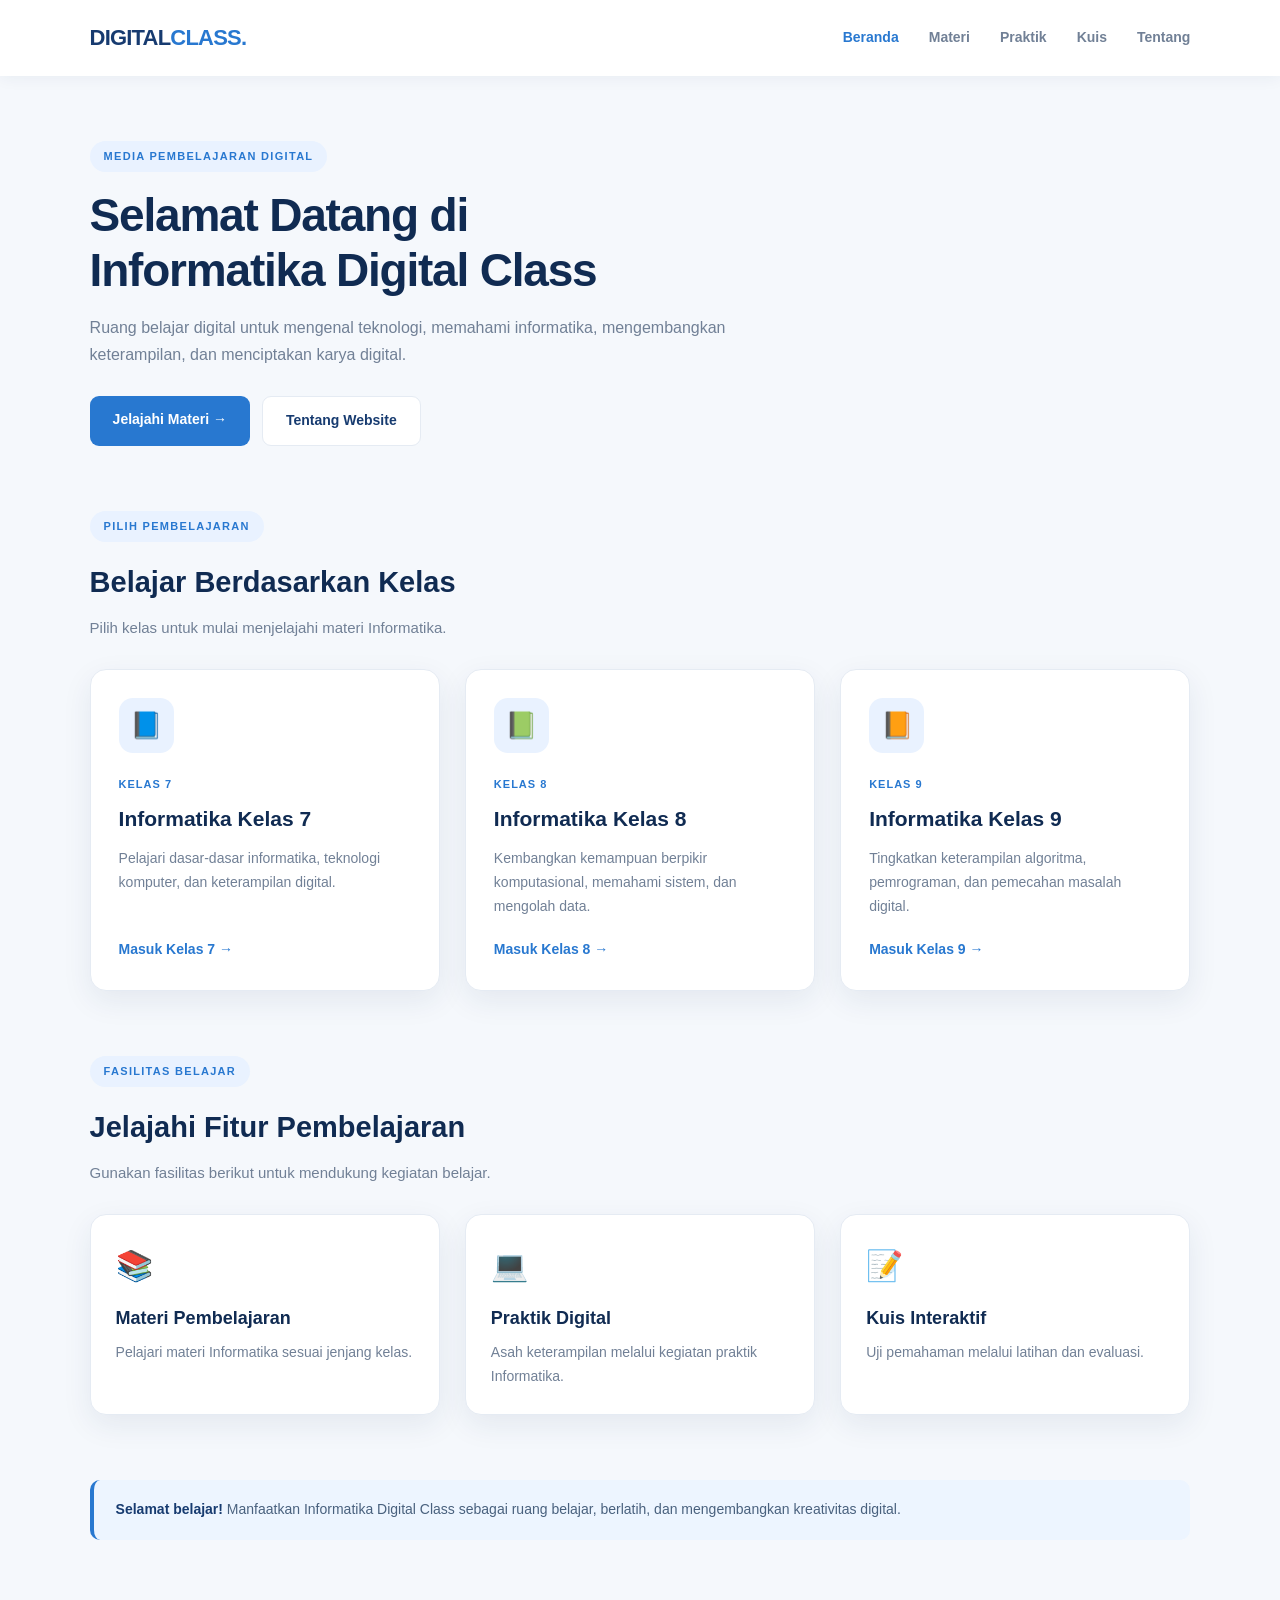
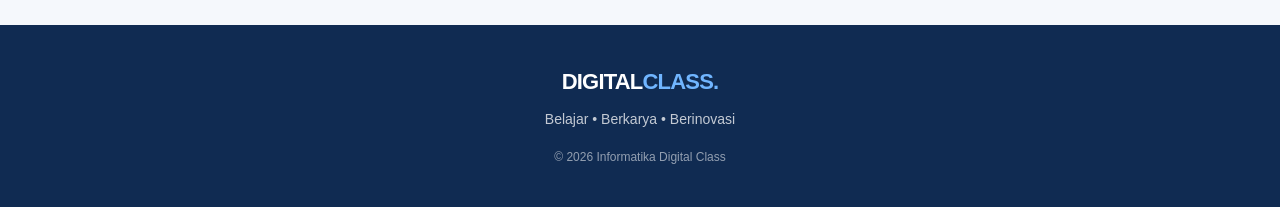
<file: index.html>
<!DOCTYPE html>
<html lang="id">
<head>
    <meta charset="UTF-8">
    <meta name="viewport" content="width=device-width, initial-scale=1">
    <meta name="description" content="Informatika Digital Class - Media pembelajaran Informatika untuk siswa SMP kelas 7, 8, dan 9.">
    <title>Beranda | Informatika Digital Class</title>
    <link rel="stylesheet" href="css/style.css">
</head>
<body>

<header class="site-header">
    <a class="brand" href="index.html">DIGITAL<span>CLASS.</span></a>

    <button class="menu-toggle" aria-label="Buka menu" aria-expanded="false">
        ☰
    </button>

   <nav class="nav">
    <a class="active" href="index.html">Beranda</a>
    <a href="materi.html">Materi</a>
    <a href="praktik.html">Praktik</a>
    <a href="kuis.html">Kuis</a>
    <a href="tentang.html">Tentang</a>
</nav>
</header>

<main class="page">

    <section class="page-hero">
        <span class="eyebrow">MEDIA PEMBELAJARAN DIGITAL</span>

        <h1>Selamat Datang di<br>Informatika Digital Class</h1>

        <p>
            Ruang belajar digital untuk mengenal teknologi,
            memahami informatika, mengembangkan keterampilan,
            dan menciptakan karya digital.
        </p>

        <div class="home-actions">
            <a href="materi.html" class="home-button">
                Jelajahi Materi →
            </a>

            <a href="tentang.html" class="home-button secondary-button">
                Tentang Website
            </a>
        </div>
    </section>

    <section class="home-section">

        <div class="section-heading">
            <span class="eyebrow">PILIH PEMBELAJARAN</span>
            <h2>Belajar Berdasarkan Kelas</h2>
            <p>Pilih kelas untuk mulai menjelajahi materi Informatika.</p>
        </div>

        <div class="grid cards">

            <a class="card" href="kelas7.html">
                <div class="card-icon">📘</div>
                <span class="tag">KELAS 7</span>
                <h2>Informatika Kelas 7</h2>
                <p>
                    Pelajari dasar-dasar informatika,
                    teknologi komputer, dan keterampilan digital.
                </p>
                <span class="card-link">Masuk Kelas 7 →</span>
            </a>

            <a class="card" href="kelas8.html">
                <div class="card-icon">📗</div>
                <span class="tag">KELAS 8</span>
                <h2>Informatika Kelas 8</h2>
                <p>
                    Kembangkan kemampuan berpikir komputasional,
                    memahami sistem, dan mengolah data.
                </p>
                <span class="card-link">Masuk Kelas 8 →</span>
            </a>

            <a class="card" href="kelas9.html">
                <div class="card-icon">📙</div>
                <span class="tag">KELAS 9</span>
                <h2>Informatika Kelas 9</h2>
                <p>
                    Tingkatkan keterampilan algoritma,
                    pemrograman, dan pemecahan masalah digital.
                </p>
                <span class="card-link">Masuk Kelas 9 →</span>
            </a>

        </div>
    </section>

    <section class="home-section">

        <div class="section-heading">
            <span class="eyebrow">FASILITAS BELAJAR</span>
            <h2>Jelajahi Fitur Pembelajaran</h2>
            <p>Gunakan fasilitas berikut untuk mendukung kegiatan belajar.</p>
        </div>

        <div class="grid feature-grid">

            <a class="feature-card" href="materi.html">
                <div class="feature-icon">📚</div>
                <h3>Materi Pembelajaran</h3>
                <p>Pelajari materi Informatika sesuai jenjang kelas.</p>
            </a>

            <a class="feature-card" href="praktik.html">
                <div class="feature-icon">💻</div>
                <h3>Praktik Digital</h3>
                <p>Asah keterampilan melalui kegiatan praktik Informatika.</p>
            </a>

            <a class="feature-card" href="kuis.html">
                <div class="feature-icon">📝</div>
                <h3>Kuis Interaktif</h3>
                <p>Uji pemahaman melalui latihan dan evaluasi.</p>
            </a>

        </div>
    </section>

    <section class="home-section">
        <div class="notice">
            <strong>Selamat belajar!</strong>
            Manfaatkan Informatika Digital Class sebagai ruang belajar,
            berlatih, dan mengembangkan kreativitas digital.
        </div>
    </section>

</main>

<footer class="footer">
    <a class="brand" href="index.html">DIGITAL<span>CLASS.</span></a>
    <p>Belajar • Berkarya • Berinovasi</p>
    <small>© 2026 Informatika Digital Class</small>
</footer>

<script src="js/script.js"></script>

</body>
</html>
</file>
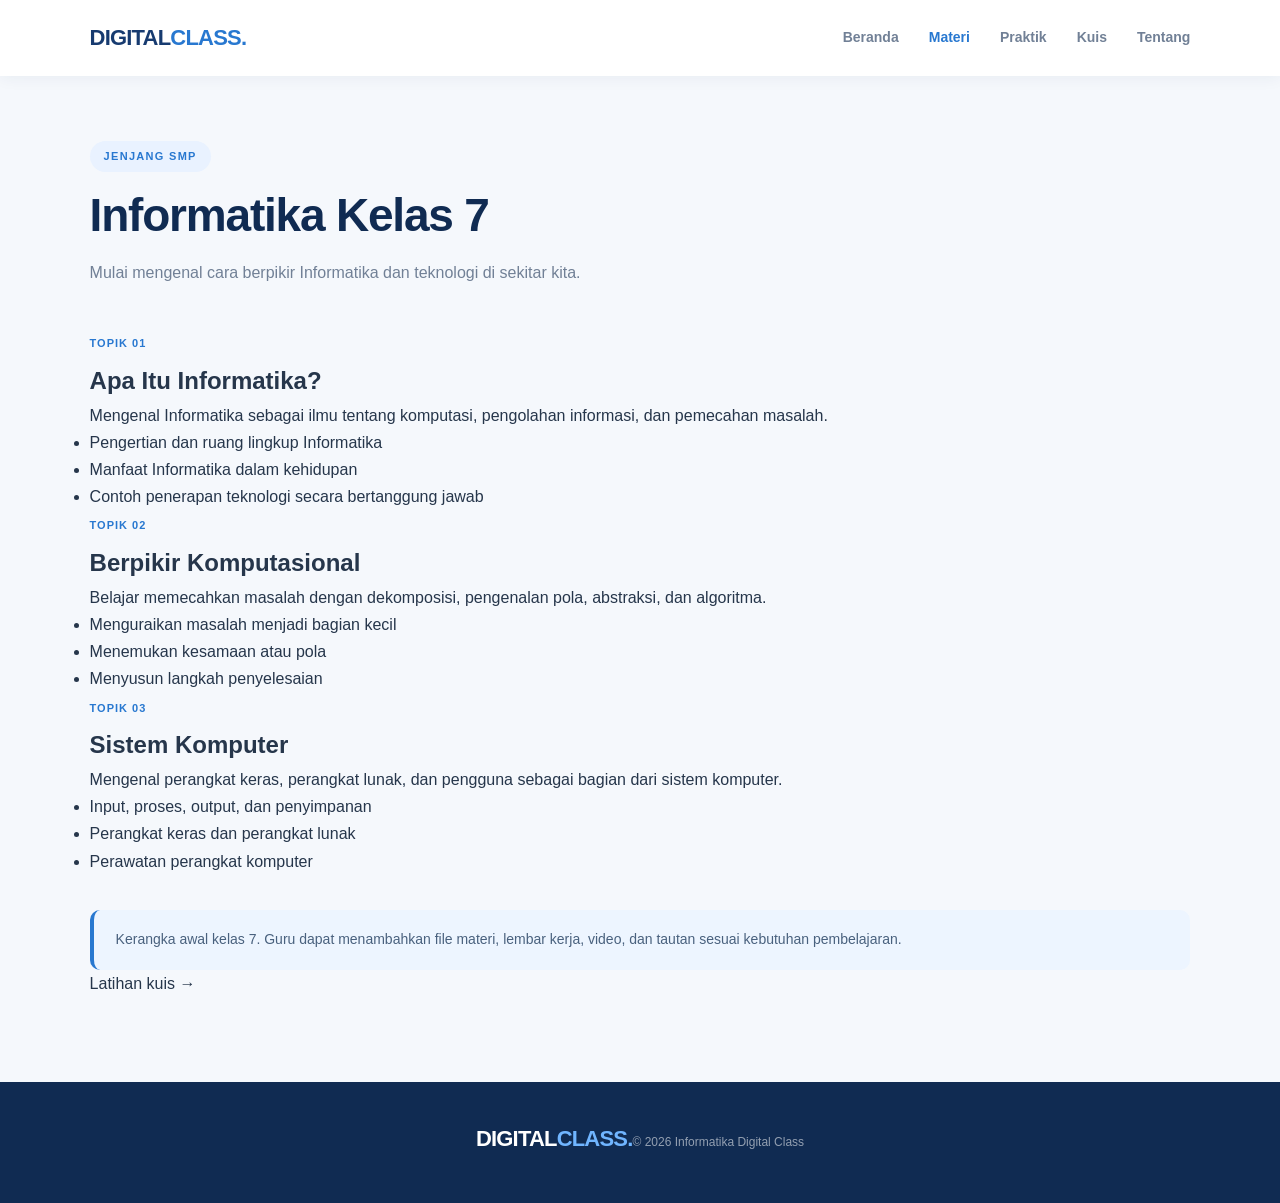
<file: kelas7.html>
<!DOCTYPE html><html lang="id"><head><meta charset="UTF-8"><meta name="viewport" content="width=device-width, initial-scale=1"><title>Informatika Kelas 7</title><link rel="stylesheet" href="css/style.css"></head><body><header class="site-header"><a class="brand" href="index.html">DIGITAL<span>CLASS.</span></a><button class="menu-toggle" aria-label="Buka menu" aria-expanded="false">☰</button><nav class="nav"><a href="index.html">Beranda</a><a class="active" href="materi.html">Materi</a><a href="praktik.html">Praktik</a><a href="kuis.html">Kuis</a><a href="tentang.html">Tentang</a></nav></header><main class="page"><div class="page-hero"><span class="eyebrow">JENJANG SMP</span><h1>Informatika Kelas 7</h1><p>Mulai mengenal cara berpikir Informatika dan teknologi di sekitar kita.</p></div><div class="lesson-list">
<article class="lesson"><span class="tag">TOPIK 01</span><h2>Apa Itu Informatika?</h2><p>Mengenal Informatika sebagai ilmu tentang komputasi, pengolahan informasi, dan pemecahan masalah.</p><ul><li>Pengertian dan ruang lingkup Informatika</li><li>Manfaat Informatika dalam kehidupan</li><li>Contoh penerapan teknologi secara bertanggung jawab</li></ul></article>
<article class="lesson"><span class="tag">TOPIK 02</span><h2>Berpikir Komputasional</h2><p>Belajar memecahkan masalah dengan dekomposisi, pengenalan pola, abstraksi, dan algoritma.</p><ul><li>Menguraikan masalah menjadi bagian kecil</li><li>Menemukan kesamaan atau pola</li><li>Menyusun langkah penyelesaian</li></ul></article>
<article class="lesson"><span class="tag">TOPIK 03</span><h2>Sistem Komputer</h2><p>Mengenal perangkat keras, perangkat lunak, dan pengguna sebagai bagian dari sistem komputer.</p><ul><li>Input, proses, output, dan penyimpanan</li><li>Perangkat keras dan perangkat lunak</li><li>Perawatan perangkat komputer</li></ul></article>
</div><div class="notice">Kerangka awal kelas 7. Guru dapat menambahkan file materi, lembar kerja, video, dan tautan sesuai kebutuhan pembelajaran.</div><a class="btn primary" href="kuis.html">Latihan kuis →</a></main><footer class="footer"><a class="brand" href="index.html">DIGITAL<span>CLASS.</span></a><small>© 2026 Informatika Digital Class</small></footer><script src="js/script.js"></script></body></html>
</file>
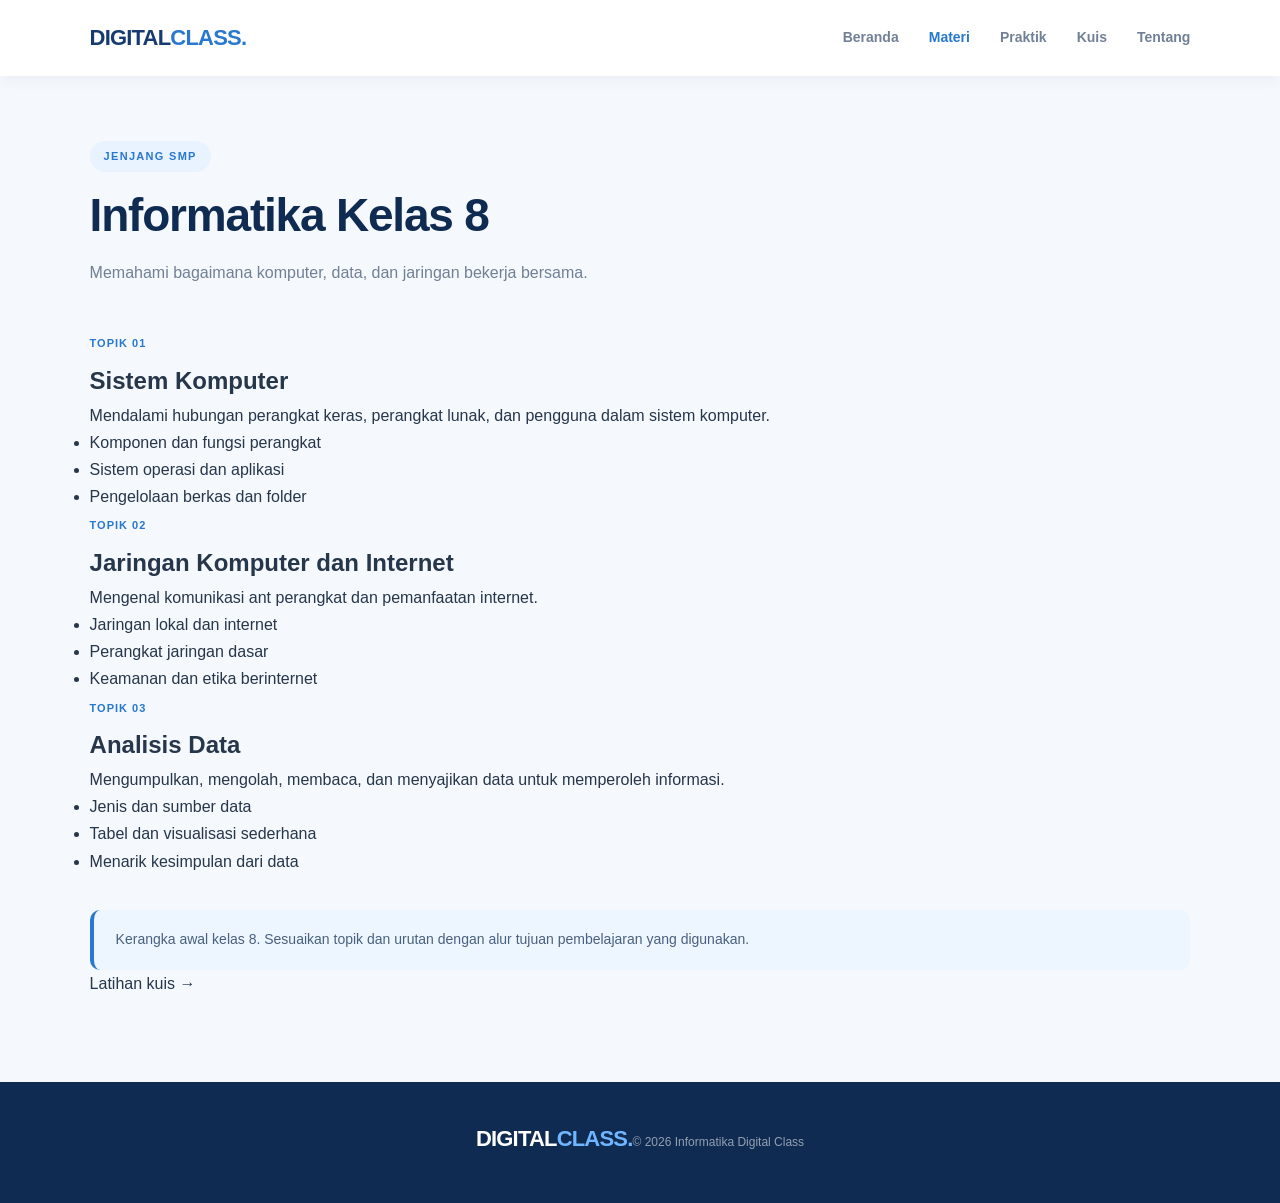
<file: kelas8.html>
<!DOCTYPE html><html lang="id"><head><meta charset="UTF-8"><meta name="viewport" content="width=device-width, initial-scale=1"><title>Informatika Kelas 8</title><link rel="stylesheet" href="css/style.css"></head><body><header class="site-header"><a class="brand" href="index.html">DIGITAL<span>CLASS.</span></a><button class="menu-toggle" aria-label="Buka menu" aria-expanded="false">☰</button><nav class="nav"><a href="index.html">Beranda</a><a class="active" href="materi.html">Materi</a><a href="praktik.html">Praktik</a><a href="kuis.html">Kuis</a><a href="tentang.html">Tentang</a></nav></header><main class="page"><div class="page-hero"><span class="eyebrow">JENJANG SMP</span><h1>Informatika Kelas 8</h1><p>Memahami bagaimana komputer, data, dan jaringan bekerja bersama.</p></div><div class="lesson-list">
<article class="lesson"><span class="tag">TOPIK 01</span><h2>Sistem Komputer</h2><p>Mendalami hubungan perangkat keras, perangkat lunak, dan pengguna dalam sistem komputer.</p><ul><li>Komponen dan fungsi perangkat</li><li>Sistem operasi dan aplikasi</li><li>Pengelolaan berkas dan folder</li></ul></article>
<article class="lesson"><span class="tag">TOPIK 02</span><h2>Jaringan Komputer dan Internet</h2><p>Mengenal komunikasi ant perangkat dan pemanfaatan internet.</p><ul><li>Jaringan lokal dan internet</li><li>Perangkat jaringan dasar</li><li>Keamanan dan etika berinternet</li></ul></article>
<article class="lesson"><span class="tag">TOPIK 03</span><h2>Analisis Data</h2><p>Mengumpulkan, mengolah, membaca, dan menyajikan data untuk memperoleh informasi.</p><ul><li>Jenis dan sumber data</li><li>Tabel dan visualisasi sederhana</li><li>Menarik kesimpulan dari data</li></ul></article>
</div><div class="notice">Kerangka awal kelas 8. Sesuaikan topik dan urutan dengan alur tujuan pembelajaran yang digunakan.</div><a class="btn primary" href="kuis.html">Latihan kuis →</a></main><footer class="footer"><a class="brand" href="index.html">DIGITAL<span>CLASS.</span></a><small>© 2026 Informatika Digital Class</small></footer><script src="js/script.js"></script></body></html>
</file>
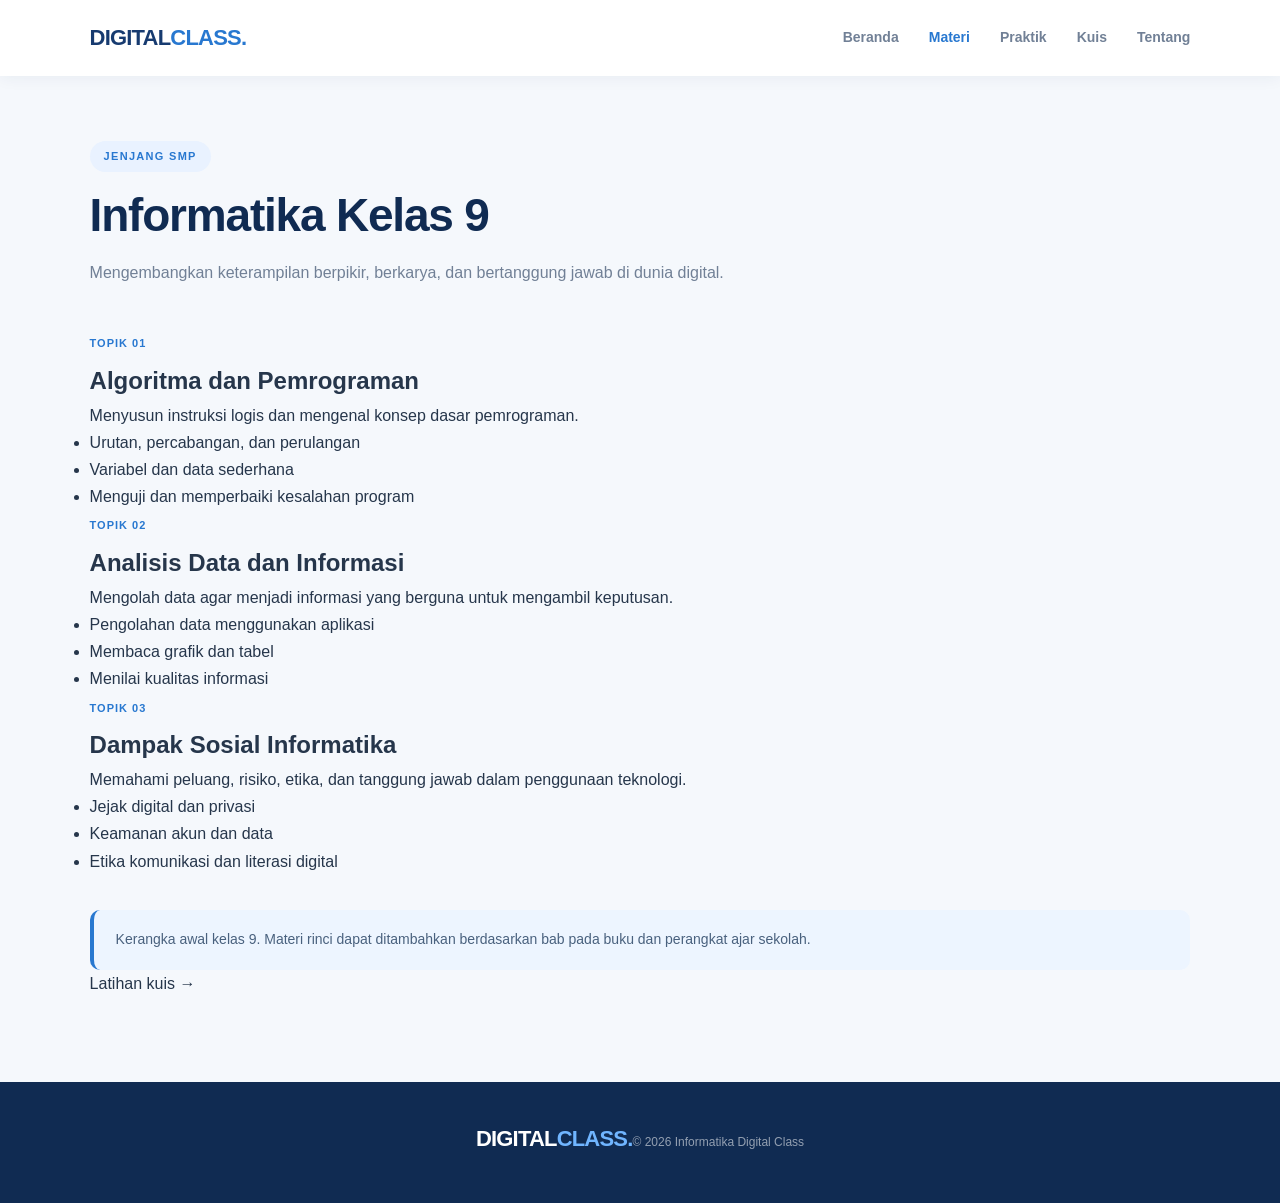
<file: kelas9.html>
<!DOCTYPE html><html lang="id"><head><meta charset="UTF-8"><meta name="viewport" content="width=device-width, initial-scale=1"><title>Informatika Kelas 9</title><link rel="stylesheet" href="css/style.css"></head><body><header class="site-header"><a class="brand" href="index.html">DIGITAL<span>CLASS.</span></a><button class="menu-toggle" aria-label="Buka menu" aria-expanded="false">☰</button><nav class="nav"><a href="index.html">Beranda</a><a class="active" href="materi.html">Materi</a><a href="praktik.html">Praktik</a><a href="kuis.html">Kuis</a><a href="tentang.html">Tentang</a></nav></header><main class="page"><div class="page-hero"><span class="eyebrow">JENJANG SMP</span><h1>Informatika Kelas 9</h1><p>Mengembangkan keterampilan berpikir, berkarya, dan bertanggung jawab di dunia digital.</p></div><div class="lesson-list">
<article class="lesson"><span class="tag">TOPIK 01</span><h2>Algoritma dan Pemrograman</h2><p>Menyusun instruksi logis dan mengenal konsep dasar pemrograman.</p><ul><li>Urutan, percabangan, dan perulangan</li><li>Variabel dan data sederhana</li><li>Menguji dan memperbaiki kesalahan program</li></ul></article>
<article class="lesson"><span class="tag">TOPIK 02</span><h2>Analisis Data dan Informasi</h2><p>Mengolah data agar menjadi informasi yang berguna untuk mengambil keputusan.</p><ul><li>Pengolahan data menggunakan aplikasi</li><li>Membaca grafik dan tabel</li><li>Menilai kualitas informasi</li></ul></article>
<article class="lesson"><span class="tag">TOPIK 03</span><h2>Dampak Sosial Informatika</h2><p>Memahami peluang, risiko, etika, dan tanggung jawab dalam penggunaan teknologi.</p><ul><li>Jejak digital dan privasi</li><li>Keamanan akun dan data</li><li>Etika komunikasi dan literasi digital</li></ul></article>
</div><div class="notice">Kerangka awal kelas 9. Materi rinci dapat ditambahkan berdasarkan bab pada buku dan perangkat ajar sekolah.</div><a class="btn primary" href="kuis.html">Latihan kuis →</a></main><footer class="footer"><a class="brand" href="index.html">DIGITAL<span>CLASS.</span></a><small>© 2026 Informatika Digital Class</small></footer><script src="js/script.js"></script></body></html>
</file>
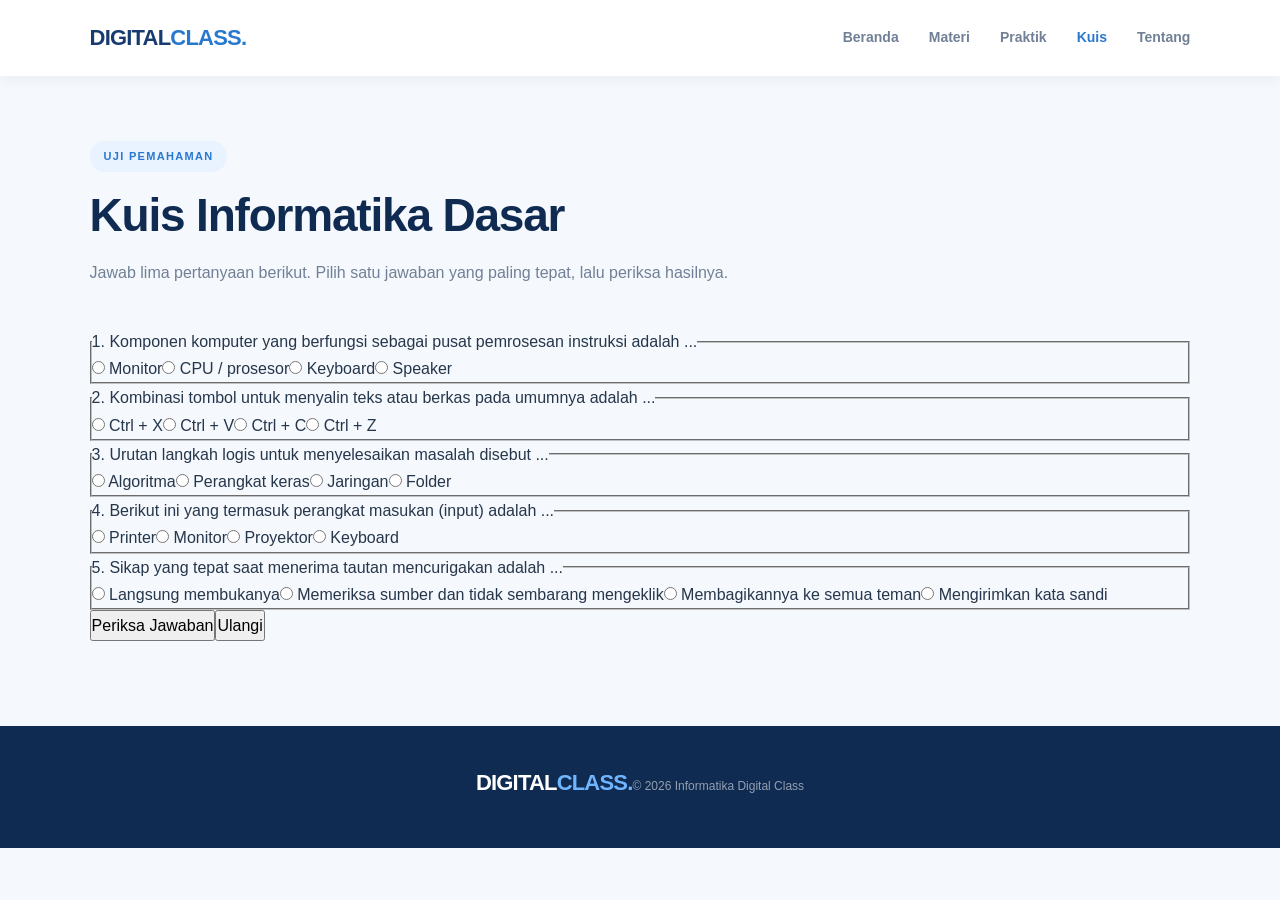
<file: kuis.html>
<!DOCTYPE html><html lang="id"><head><meta charset="UTF-8"><meta name="viewport" content="width=device-width, initial-scale=1"><title>Kuis | Informatika Digital Class</title><link rel="stylesheet" href="css/style.css"></head><body><header class="site-header"><a class="brand" href="index.html">DIGITAL<span>CLASS.</span></a><button class="menu-toggle" aria-label="Buka menu" aria-expanded="false">☰</button><nav class="nav"><a href="index.html">Beranda</a><a href="materi.html">Materi</a><a href="praktik.html">Praktik</a><a class="active" href="kuis.html">Kuis</a><a href="tentang.html">Tentang</a></nav></header><main class="page"><div class="page-hero"><span class="eyebrow">UJI PEMAHAMAN</span><h1>Kuis Informatika Dasar</h1><p>Jawab lima pertanyaan berikut. Pilih satu jawaban yang paling tepat, lalu periksa hasilnya.</p></div><form id="quiz-form" class="quiz">
<fieldset class="question"><legend>1. Komponen komputer yang berfungsi sebagai pusat pemrosesan instruksi adalah ...</legend><label><input type="radio" name="q1" value="a"> Monitor</label><label><input type="radio" name="q1" value="b"> CPU / prosesor</label><label><input type="radio" name="q1" value="c"> Keyboard</label><label><input type="radio" name="q1" value="d"> Speaker</label></fieldset>
<fieldset class="question"><legend>2. Kombinasi tombol untuk menyalin teks atau berkas pada umumnya adalah ...</legend><label><input type="radio" name="q2" value="a"> Ctrl + X</label><label><input type="radio" name="q2" value="b"> Ctrl + V</label><label><input type="radio" name="q2" value="c"> Ctrl + C</label><label><input type="radio" name="q2" value="d"> Ctrl + Z</label></fieldset>
<fieldset class="question"><legend>3. Urutan langkah logis untuk menyelesaikan masalah disebut ...</legend><label><input type="radio" name="q3" value="a"> Algoritma</label><label><input type="radio" name="q3" value="b"> Perangkat keras</label><label><input type="radio" name="q3" value="c"> Jaringan</label><label><input type="radio" name="q3" value="d"> Folder</label></fieldset>
<fieldset class="question"><legend>4. Berikut ini yang termasuk perangkat masukan (input) adalah ...</legend><label><input type="radio" name="q4" value="a"> Printer</label><label><input type="radio" name="q4" value="b"> Monitor</label><label><input type="radio" name="q4" value="c"> Proyektor</label><label><input type="radio" name="q4" value="d"> Keyboard</label></fieldset>
<fieldset class="question"><legend>5. Sikap yang tepat saat menerima tautan mencurigakan adalah ...</legend><label><input type="radio" name="q5" value="a"> Langsung membukanya</label><label><input type="radio" name="q5" value="b"> Memeriksa sumber dan tidak sembarang mengeklik</label><label><input type="radio" name="q5" value="c"> Membagikannya ke semua teman</label><label><input type="radio" name="q5" value="d"> Mengirimkan kata sandi</label></fieldset>
<button class="btn primary" type="submit">Periksa Jawaban</button><button class="btn secondary" type="reset">Ulangi</button><div id="quiz-result" class="result" aria-live="polite"></div></form></main><footer class="footer"><a class="brand" href="index.html">DIGITAL<span>CLASS.</span></a><small>© 2026 Informatika Digital Class</small></footer><script src="js/script.js"></script></body></html>
</file>
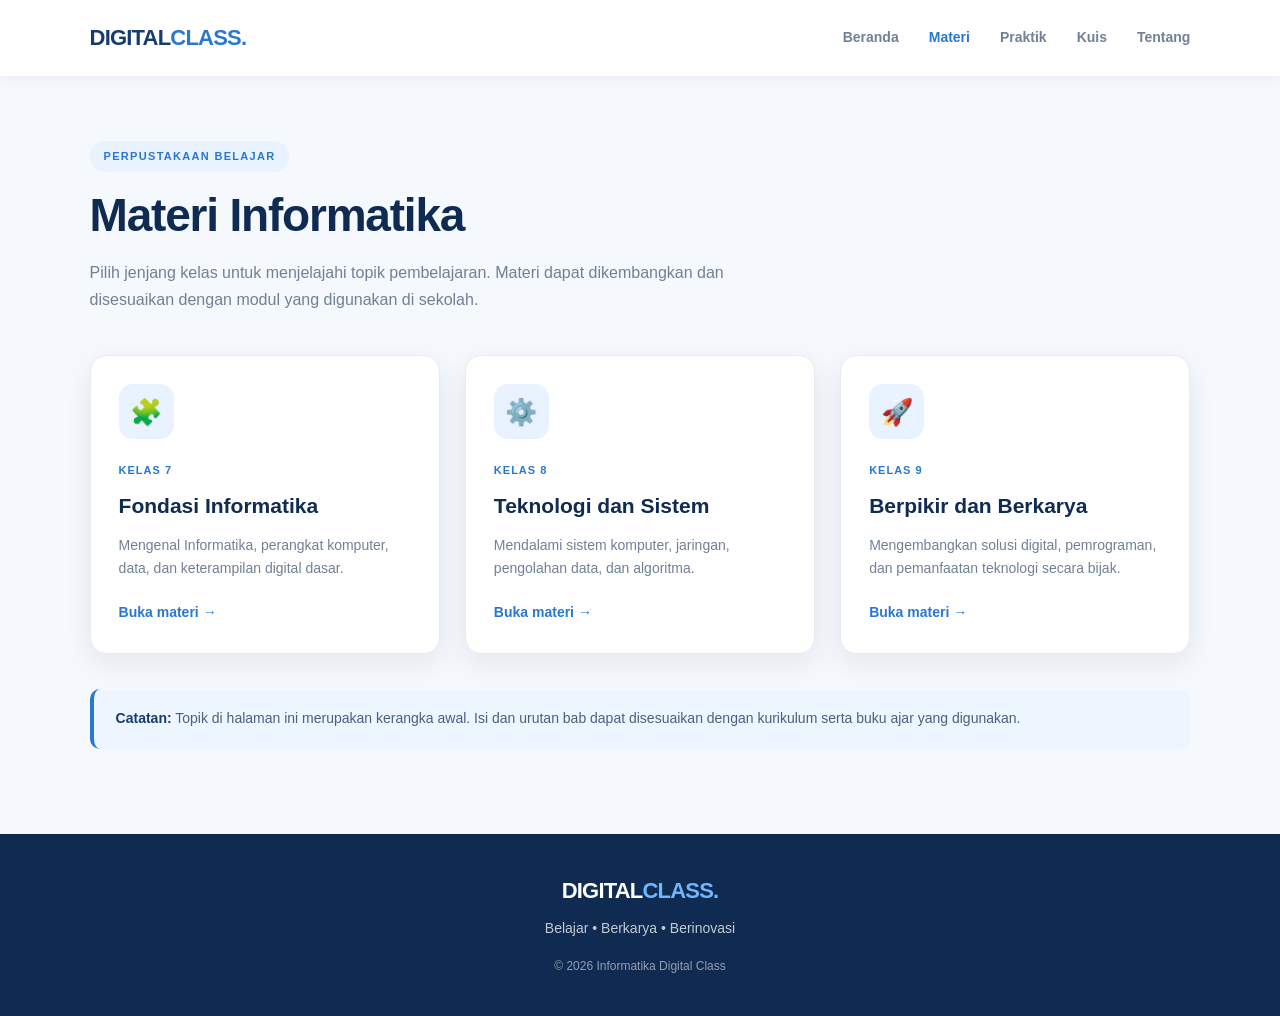
<file: materi.html>
<!DOCTYPE html><html lang="id"><head><meta charset="UTF-8"><meta name="viewport" content="width=device-width, initial-scale=1"><title>Materi | Informatika Digital Class</title><link rel="stylesheet" href="css/style.css"></head><body>
<header class="site-header"><a class="brand" href="index.html">DIGITAL<span>CLASS.</span></a><button class="menu-toggle" aria-label="Buka menu" aria-expanded="false">☰</button><nav class="nav"><a href="index.html">Beranda</a><a class="active" href="materi.html">Materi</a><a href="praktik.html">Praktik</a><a href="kuis.html">Kuis</a><a href="tentang.html">Tentang</a></nav></header>
<main class="page"><div class="page-hero"><span class="eyebrow">PERPUSTAKAAN BELAJAR</span><h1>Materi Informatika</h1><p>Pilih jenjang kelas untuk menjelajahi topik pembelajaran. Materi dapat dikembangkan dan disesuaikan dengan modul yang digunakan di sekolah.</p></div>
<div class="grid cards">
<a class="card" href="kelas7.html"><div class="card-icon">🧩</div><span class="tag">KELAS 7</span><h2>Fondasi Informatika</h2><p>Mengenal Informatika, perangkat komputer, data, dan keterampilan digital dasar.</p><span class="card-link">Buka materi →</span></a>
<a class="card" href="kelas8.html"><div class="card-icon">⚙️</div><span class="tag">KELAS 8</span><h2>Teknologi dan Sistem</h2><p>Mendalami sistem komputer, jaringan, pengolahan data, dan algoritma.</p><span class="card-link">Buka materi →</span></a>
<a class="card" href="kelas9.html"><div class="card-icon">🚀</div><span class="tag">KELAS 9</span><h2>Berpikir dan Berkarya</h2><p>Mengembangkan solusi digital, pemrograman, dan pemanfaatan teknologi secara bijak.</p><span class="card-link">Buka materi →</span></a>
</div><div class="notice"><strong>Catatan:</strong> Topik di halaman ini merupakan kerangka awal. Isi dan urutan bab dapat disesuaikan dengan kurikulum serta buku ajar yang digunakan.</div></main>
<footer class="footer"><a class="brand" href="index.html">DIGITAL<span>CLASS.</span></a><p>Belajar • Berkarya • Berinovasi</p><small>© 2026 Informatika Digital Class</small></footer><script src="js/script.js"></script></body></html>
</file>
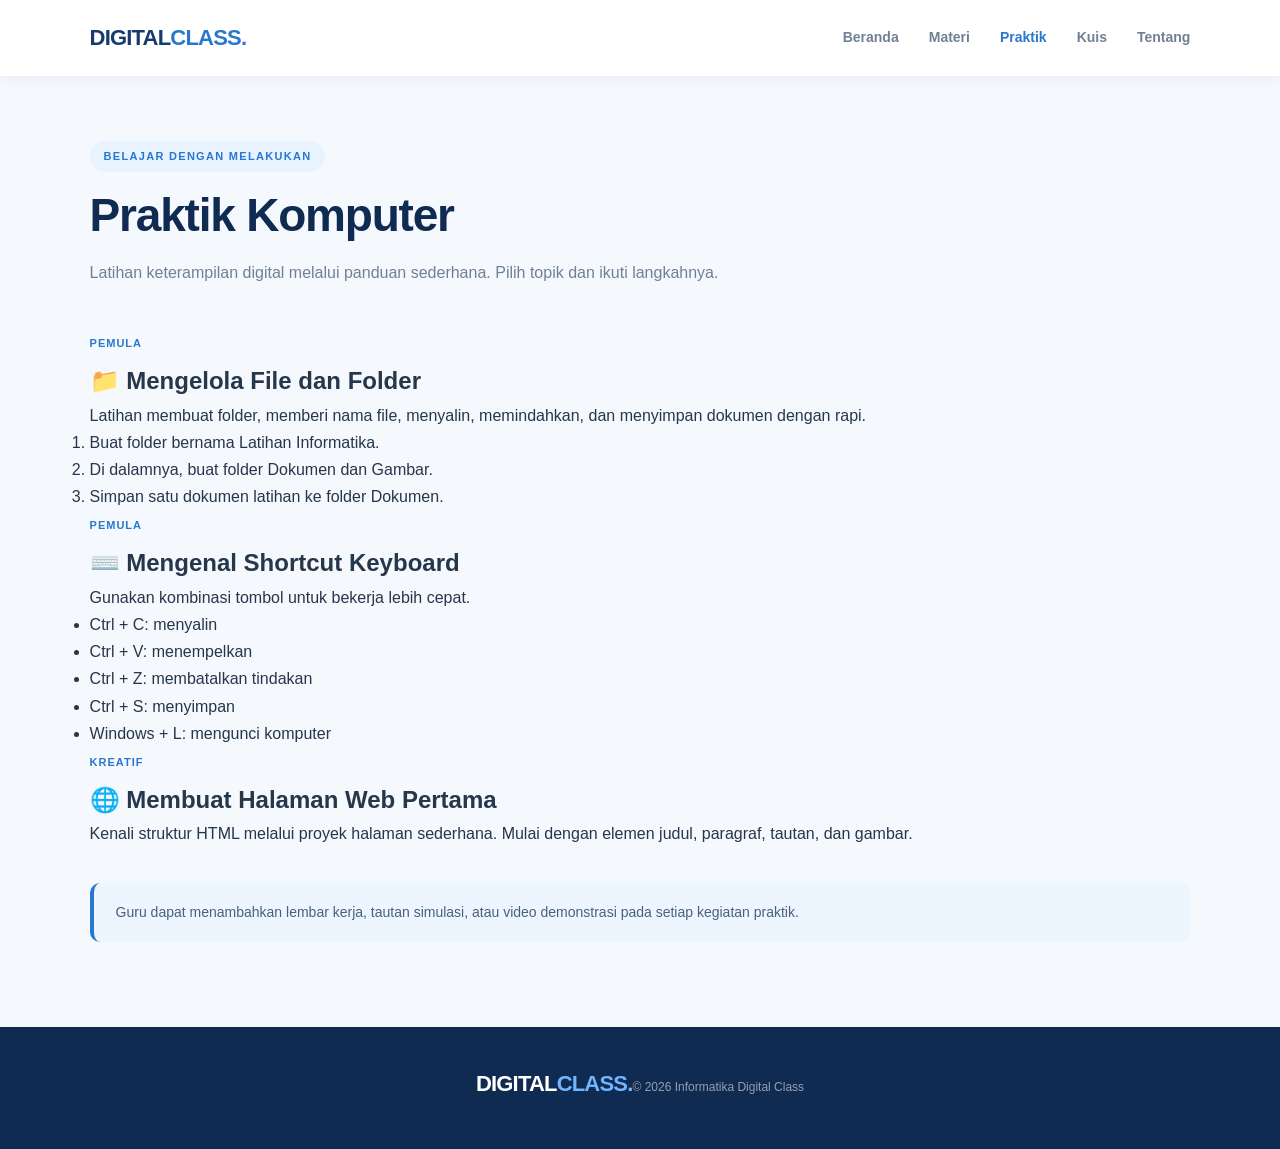
<file: praktik.html>
<!DOCTYPE html><html lang="id"><head><meta charset="UTF-8"><meta name="viewport" content="width=device-width, initial-scale=1"><title>Praktik | Informatika Digital Class</title><link rel="stylesheet" href="css/style.css"></head><body><header class="site-header"><a class="brand" href="index.html">DIGITAL<span>CLASS.</span></a><button class="menu-toggle" aria-label="Buka menu" aria-expanded="false">☰</button><nav class="nav"><a href="index.html">Beranda</a><a href="materi.html">Materi</a><a class="active" href="praktik.html">Praktik</a><a href="kuis.html">Kuis</a><a href="tentang.html">Tentang</a></nav></header><main class="page"><div class="page-hero"><span class="eyebrow">BELAJAR DENGAN MELAKUKAN</span><h1>Praktik Komputer</h1><p>Latihan keterampilan digital melalui panduan sederhana. Pilih topik dan ikuti langkahnya.</p></div><div class="lesson-list">
<article class="lesson"><span class="tag">PEMULA</span><h2>📁 Mengelola File dan Folder</h2><p>Latihan membuat folder, memberi nama file, menyalin, memindahkan, dan menyimpan dokumen dengan rapi.</p><ol><li>Buat folder bernama Latihan Informatika.</li><li>Di dalamnya, buat folder Dokumen dan Gambar.</li><li>Simpan satu dokumen latihan ke folder Dokumen.</li></ol></article>
<article class="lesson"><span class="tag">PEMULA</span><h2>⌨️ Mengenal Shortcut Keyboard</h2><p>Gunakan kombinasi tombol untuk bekerja lebih cepat.</p><ul><li>Ctrl + C: menyalin</li><li>Ctrl + V: menempelkan</li><li>Ctrl + Z: membatalkan tindakan</li><li>Ctrl + S: menyimpan</li><li>Windows + L: mengunci komputer</li></ul></article>
<article class="lesson"><span class="tag">KREATIF</span><h2>🌐 Membuat Halaman Web Pertama</h2><p>Kenali struktur HTML melalui proyek halaman sederhana. Mulai dengan elemen judul, paragraf, tautan, dan gambar.</p></article>
</div><div class="notice">Guru dapat menambahkan lembar kerja, tautan simulasi, atau video demonstrasi pada setiap kegiatan praktik.</div></main><footer class="footer"><a class="brand" href="index.html">DIGITAL<span>CLASS.</span></a><small>© 2026 Informatika Digital Class</small></footer><script src="js/script.js"></script></body></html>
</file>
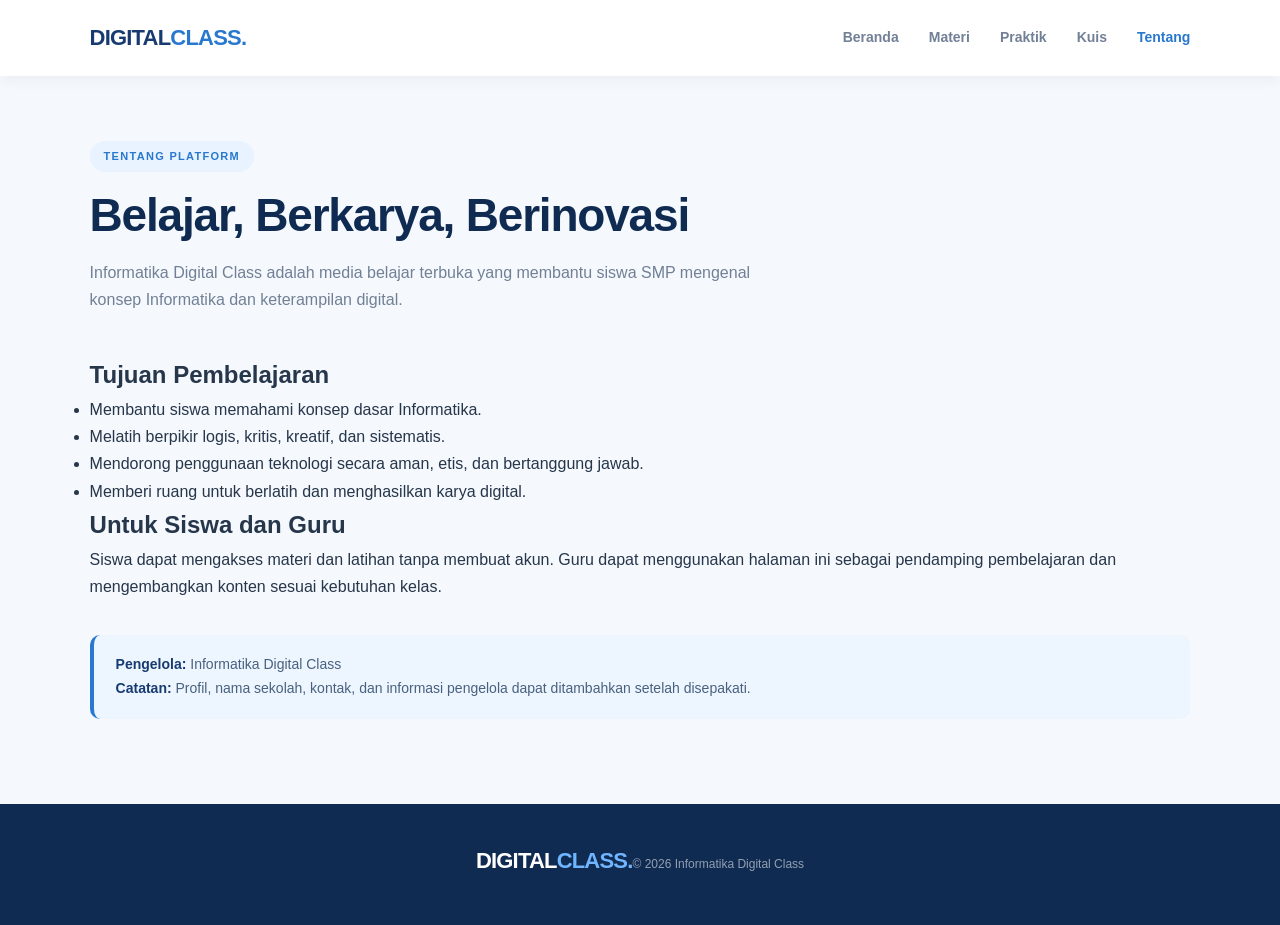
<file: tentang.html>
<!DOCTYPE html><html lang="id"><head><meta charset="UTF-8"><meta name="viewport" content="width=device-width, initial-scale=1"><title>Tentang | Informatika Digital Class</title><link rel="stylesheet" href="css/style.css"></head><body><header class="site-header"><a class="brand" href="index.html">DIGITAL<span>CLASS.</span></a><button class="menu-toggle" aria-label="Buka menu" aria-expanded="false">☰</button><nav class="nav"><a href="index.html">Beranda</a><a href="materi.html">Materi</a><a href="praktik.html">Praktik</a><a href="kuis.html">Kuis</a><a class="active" href="tentang.html">Tentang</a></nav></header><main class="page"><div class="page-hero"><span class="eyebrow">TENTANG PLATFORM</span><h1>Belajar, Berkarya, Berinovasi</h1><p>Informatika Digital Class adalah media belajar terbuka yang membantu siswa SMP mengenal konsep Informatika dan keterampilan digital.</p></div><section class="lesson"><h2>Tujuan Pembelajaran</h2><ul><li>Membantu siswa memahami konsep dasar Informatika.</li><li>Melatih berpikir logis, kritis, kreatif, dan sistematis.</li><li>Mendorong penggunaan teknologi secara aman, etis, dan bertanggung jawab.</li><li>Memberi ruang untuk berlatih dan menghasilkan karya digital.</li></ul></section><section class="lesson"><h2>Untuk Siswa dan Guru</h2><p>Siswa dapat mengakses materi dan latihan tanpa membuat akun. Guru dapat menggunakan halaman ini sebagai pendamping pembelajaran dan mengembangkan konten sesuai kebutuhan kelas.</p></section><div class="notice"><strong>Pengelola:</strong> Informatika Digital Class<br><strong>Catatan:</strong> Profil, nama sekolah, kontak, dan informasi pengelola dapat ditambahkan setelah disepakati.</div></main><footer class="footer"><a class="brand" href="index.html">DIGITAL<span>CLASS.</span></a><small>© 2026 Informatika Digital Class</small></footer><script src="js/script.js"></script></body></html>
</file>
<file: css/style.css>
/* =========================================
   INFORMATIKA DIGITAL CLASS
   DESIGN SYSTEM UTAMA
========================================= */

/* 1. RESET & DASAR */
* {
    margin: 0;
    padding: 0;
    box-sizing: border-box;
}

:root {
    --primary: #173b70;
    --primary-dark: #102b52;
    --secondary: #2878d0;
    --accent: #e9f2ff;
    --background: #f5f8fc;
    --white: #ffffff;
    --text: #26364b;
    --muted: #718096;
    --border: #e5ebf3;
    --shadow: 0 10px 30px rgba(24, 55, 95, 0.08);
    --radius: 16px;
}

html {
    scroll-behavior: smooth;
}

body {
    font-family: "Segoe UI", Arial, sans-serif;
    background: var(--background);
    color: var(--text);
    line-height: 1.7;
    min-height: 100vh;
}

a {
    color: inherit;
    text-decoration: none;
}

button {
    font: inherit;
}

/* 2. HEADER & NAVIGASI */
.site-header {
    width: 100%;
    min-height: 76px;
    padding: 0 7%;
    background: var(--white);
    display: flex;
    align-items: center;
    justify-content: space-between;
    position: sticky;
    top: 0;
    z-index: 1000;
    box-shadow: 0 2px 15px rgba(20, 45, 80, 0.06);
}

.brand {
    font-size: 22px;
    font-weight: 800;
    letter-spacing: -0.8px;
    color: var(--primary);
}

.brand span {
    color: var(--secondary);
}

.nav {
    display: flex;
    align-items: center;
    gap: 30px;
}

.nav a {
    font-size: 14px;
    font-weight: 600;
    color: var(--muted);
    transition: 0.25s;
}

.nav a:hover,
.nav a.active {
    color: var(--secondary);
}

.menu-toggle {
    display: none;
    border: none;
    background: transparent;
    color: var(--primary);
    font-size: 26px;
    cursor: pointer;
}

/* 3. KONTEN HALAMAN */
.page {
    width: 86%;
    max-width: 1200px;
    margin: 0 auto;
    padding: 65px 0 85px;
}

.page-hero {
    max-width: 760px;
    margin-bottom: 42px;
}

.eyebrow {
    display: inline-block;
    color: var(--secondary);
    background: var(--accent);
    padding: 6px 14px;
    border-radius: 30px;
    font-size: 11px;
    font-weight: 800;
    letter-spacing: 1.3px;
    margin-bottom: 16px;
}

.page-hero h1 {
    font-size: clamp(32px, 5vw, 46px);
    line-height: 1.2;
    color: var(--primary-dark);
    margin-bottom: 16px;
    letter-spacing: -1.2px;
}

.page-hero p {
    color: var(--muted);
    font-size: 16px;
    max-width: 680px;
}

/* 4. GRID & KARTU */
.grid {
    display: grid;
    gap: 25px;
}

.cards {
    grid-template-columns: repeat(3, minmax(0, 1fr));
}

.card {
    display: flex;
    flex-direction: column;
    align-items: flex-start;
    background: var(--white);
    border: 1px solid var(--border);
    border-radius: var(--radius);
    padding: 28px;
    min-height: 290px;
    box-shadow: var(--shadow);
    transition: transform 0.25s, box-shadow 0.25s;
}

.card:hover {
    transform: translateY(-6px);
    box-shadow: 0 18px 38px rgba(24, 55, 95, 0.13);
}

.card-icon {
    width: 55px;
    height: 55px;
    display: grid;
    place-items: center;
    background: var(--accent);
    border-radius: 14px;
    font-size: 26px;
    margin-bottom: 22px;
}

.tag {
    display: inline-block;
    font-size: 11px;
    font-weight: 800;
    letter-spacing: 1px;
    color: var(--secondary);
    margin-bottom: 8px;
}

.card h2 {
    font-size: 21px;
    color: var(--primary-dark);
    margin-bottom: 10px;
}

.card p {
    font-size: 14px;
    color: var(--muted);
    margin-bottom: 20px;
}

.card-link {
    margin-top: auto;
    color: var(--secondary);
    font-size: 14px;
    font-weight: 700;
}

/* 5. INFORMASI / CATATAN */
.notice {
    background: #edf5ff;
    border-left: 4px solid var(--secondary);
    border-radius: 10px;
    padding: 18px 22px;
    margin-top: 35px;
    color: #49617e;
    font-size: 14px;
}

.notice strong {
    color: var(--primary);
}

/* 6. FOOTER */
.footer {
    background: var(--primary-dark);
    color: rgba(255, 255, 255, 0.75);
    text-align: center;
    padding: 38px 20px;
}

.footer .brand {
    color: var(--white);
    display: inline-block;
    margin-bottom: 8px;
}

.footer .brand span {
    color: #70b5ff;
}

.footer p {
    font-size: 14px;
    margin-bottom: 10px;
}

.footer small {
    font-size: 12px;
    color: rgba(255, 255, 255, 0.55);
}

/* 7. RESPONSIVE TABLET */
@media (max-width: 900px) {
    .site-header {
        padding: 0 5%;
    }

    .nav {
        gap: 18px;
    }

    .page {
        width: 90%;
    }

    .cards {
        grid-template-columns: repeat(2, minmax(0, 1fr));
    }
}

/* 8. RESPONSIVE HP */
@media (max-width: 650px) {
    .site-header {
        min-height: 68px;
    }

    .menu-toggle {
        display: block;
    }

    .nav {
        display: none;
        position: absolute;
        top: 68px;
        left: 0;
        width: 100%;
        padding: 20px 7%;
        background: var(--white);
        flex-direction: column;
        align-items: flex-start;
        gap: 18px;
        box-shadow: 0 12px 18px rgba(20, 45, 80, 0.08);
    }

    .nav.show {
        display: flex;
    }

    .page {
        padding: 42px 0 60px;
    }

    .page-hero {
        margin-bottom: 30px;
    }

    .page-hero h1 {
        font-size: 32px;
    }

    .page-hero p {
        font-size: 14px;
    }

    .cards {
        grid-template-columns: 1fr;
        gap: 18px;
    }

    .card {
        min-height: auto;
        padding: 24px;
    }

    .footer {
        padding: 30px 15px;
    }
}
/* =========================================
   TAMBAHAN DESAIN BERANDA
========================================= */

.home-actions {
    display: flex;
    flex-wrap: wrap;
    gap: 12px;
    margin-top: 28px;
}

.home-button {
    display: inline-block;
    padding: 12px 23px;
    background: var(--secondary);
    color: white;
    border-radius: 9px;
    font-size: 14px;
    font-weight: 700;
    transition: 0.25s;
}

.home-button:hover {
    background: var(--primary);
    transform: translateY(-2px);
}

.secondary-button {
    background: white;
    color: var(--primary);
    border: 1px solid var(--border);
}

.secondary-button:hover {
    background: var(--accent);
    color: var(--primary);
}

.home-section {
    margin-top: 65px;
}

.section-heading {
    margin-bottom: 28px;
}

.section-heading h2 {
    color: var(--primary-dark);
    font-size: 29px;
    margin-bottom: 8px;
}

.section-heading p {
    color: var(--muted);
    font-size: 15px;
}

.feature-grid {
    grid-template-columns: repeat(3, minmax(0, 1fr));
}

.feature-card {
    background: white;
    padding: 25px;
    border-radius: var(--radius);
    border: 1px solid var(--border);
    box-shadow: var(--shadow);
    transition: 0.25s;
}

.feature-card:hover {
    transform: translateY(-5px);
}

.feature-icon {
    font-size: 30px;
    margin-bottom: 12px;
}

.feature-card h3 {
    color: var(--primary-dark);
    font-size: 18px;
    margin-bottom: 8px;
}

.feature-card p {
    color: var(--muted);
    font-size: 14px;
}

@media (max-width: 650px) {
    .feature-grid {
        grid-template-columns: 1fr;
    }

    .home-section {
        margin-top: 45px;
    }

    .section-heading h2 {
        font-size: 24px;
    }
}
</file>
